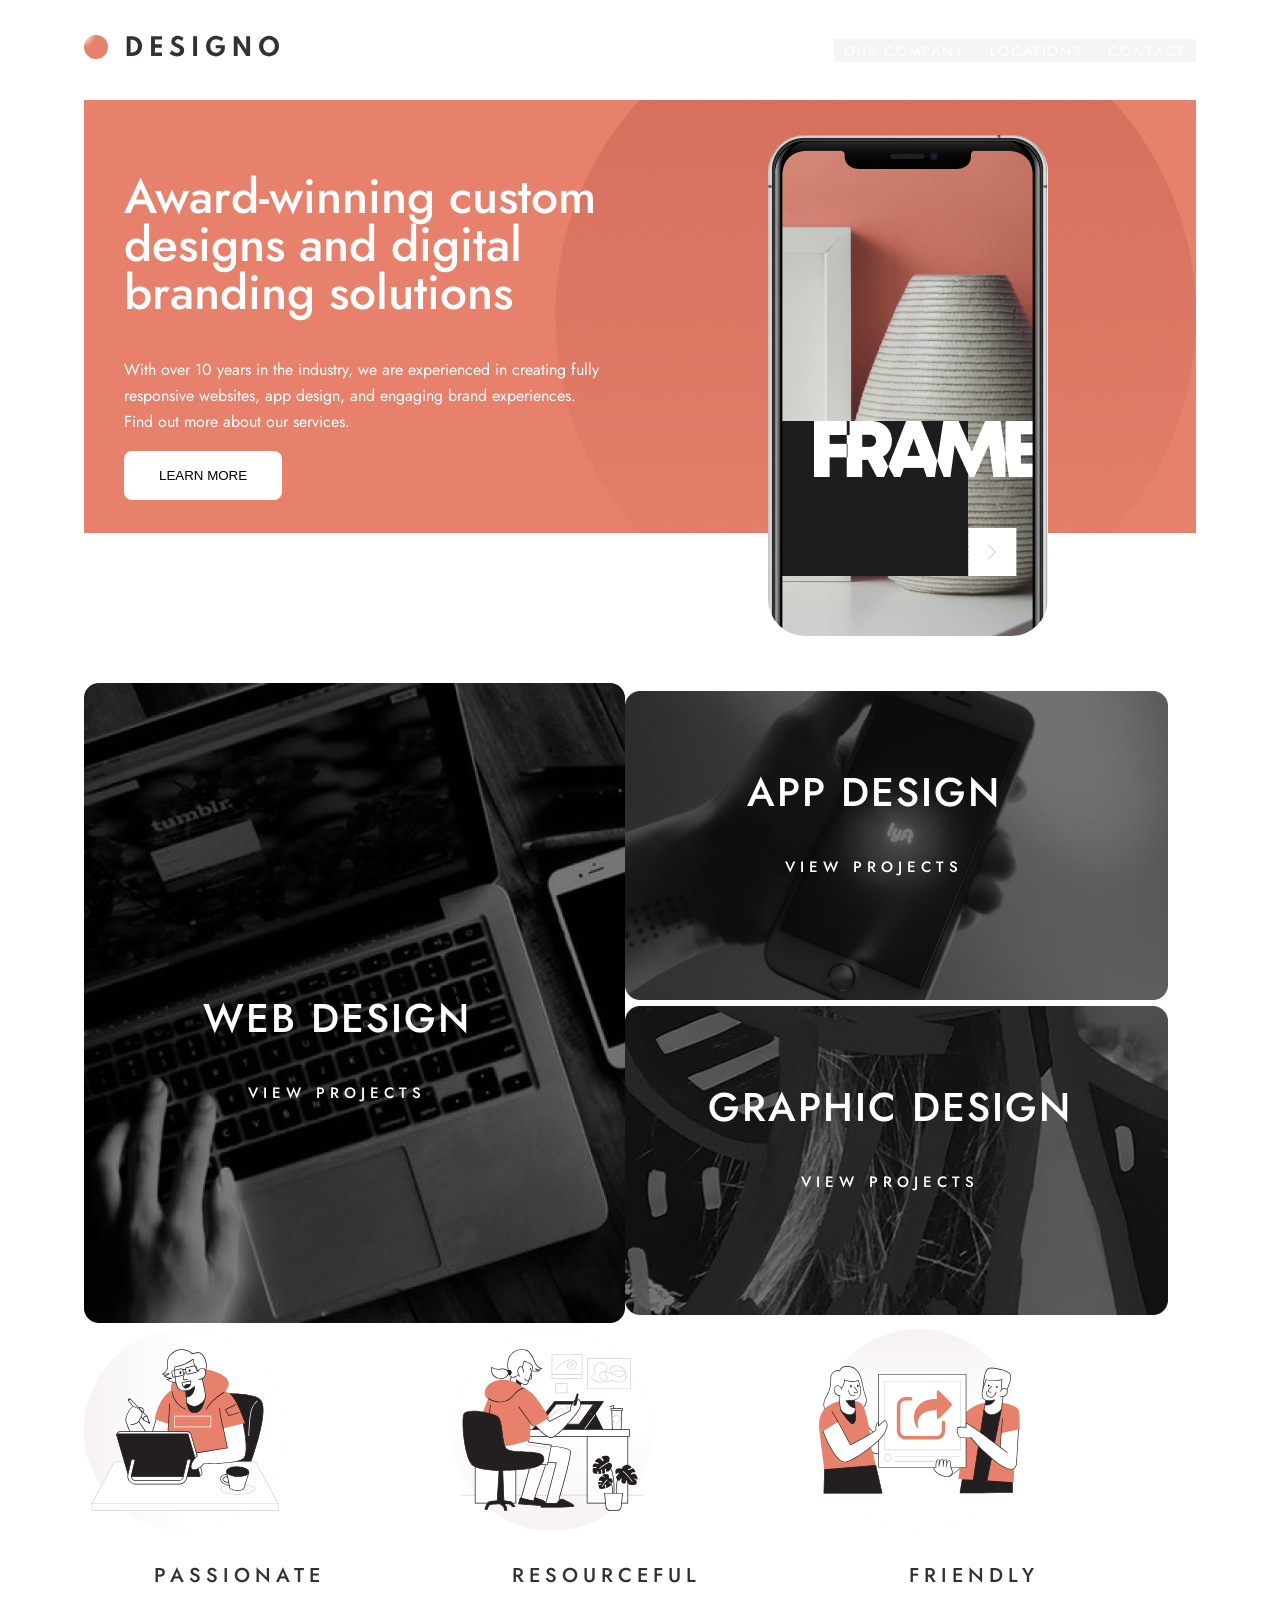
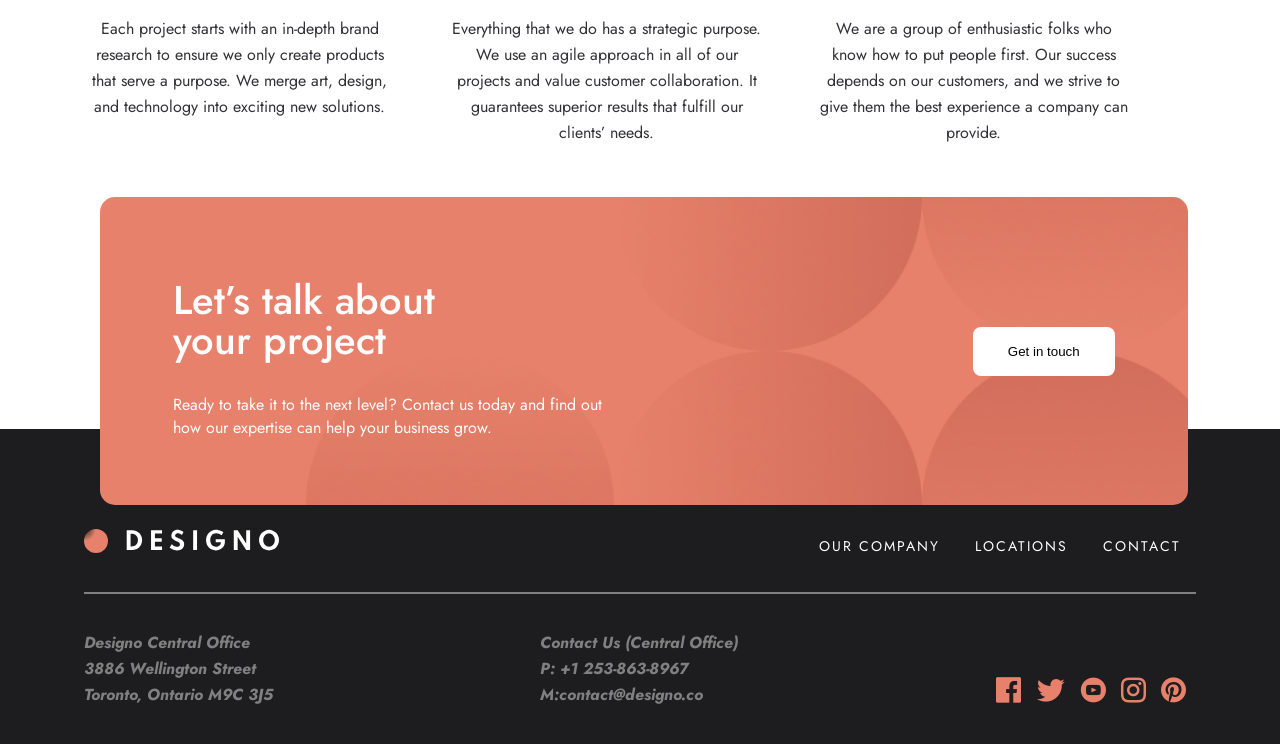
<file: index.html>
<!DOCTYPE html>
<html lang="en">

<head>
    <meta charset="UTF-8">
    <meta http-equiv="X-UA-Compatible" content="IE=edge">
    <meta name="viewport" content="width=device-width, initial-scale=1.0">
    <meta name="keywords" content="figma, frontend, web maket, desingo,web-desing ">
    <meta name="author" content="Sevinch">
    <meta name="description" content="designo maketfor young frontend devolopers ">
    <title>Desingo</title>
    <link rel="shortcut icon" href="./img/Oval.svg">
    <link rel="stylesheet" href="./css/main.css">
    <link rel="stylesheet" href="./css/responsive.css">

</head>

<body>
    <header id="mainHeader" class="main-header">
        <div class="container">
            <div class="row">
                <a href="#"> <img src="./img/Group 13.svg" alt="logo desingo"> </a>
                <button class="menu-toggle  open" onclick="openMenu()" > <img src="./img/menu.svg" alt="menu"> </button>
                <button class="menu-toggle  close" onclick="closeMenu()" > <img src="./img/close.svg" alt="menu-close"> </button>
                <nav id="mainnav" class="nav-main"   >
                    <a class="nav-main-link" href="about.html">OUR COMPANY</a>
                    <a class="nav-main-link" href="location.html">LOCATIONS</a>
                    <a class="nav-main-link" href="contact.html">CONTACT</a>
                </nav>
            </div>
        </div>

    </header>
    <section class="intro">
        <div class="container">
            <div class="intro-content">
                <div class="row">
                    <div class="intro-title">
                        <h1 class="desingo-text-title"> Award-winning custom designs and digital branding solutions</h1>
                        <p class="desingo-text-paragraf">With over 10 years in the industry, we are experienced in
                            creating fully responsive websites,
                            app
                            design, and engaging brand experiences. Find out more about our services.</p>
                        <button class="btn" type="button"> LEARN MORE </button>
                    </div>
                    <div class="intro-img">
                        <img src="./img/Group 5.jpg" alt="mobile">
                    </div>
                    <div class="intro-img-mobile">
                        <img src="./img/Group 5.jpg" alt="mobile">
                    </div>

                </div>
            </div>
        </div>
    </section>

    <article class="services">
        <div class="container">
            <div class="services-content">
                <div class="row">
                    <div class="services-column2">
                        <div class="web-content">
                            <div class="web-foto">
                                <img class="web-foto" src="./img/Bitmap (16).jpg" alt="web desinger">
                            </div>

                            <div class="helper-web-desinger-text">
                                <h3 class="desinger-title">WEB DESIGN </h3>
                                <p class="desinger-paragraf">VIEW PROJECTS</p>
                            </div>
                        </div>
                    </div>
                    <div class="services-column2">
                        <div class="app-content">
                            <div class="app-foto">
                                <img class="app-foto" src="./img/Bitmap (17).jpg" alt="App desinger">
                            </div>
                            <div class="desinger-text">
                                <h3 class="desinger-title">APP DESIGN</h3>
                                <p class="desinger-paragraf">VIEW PROJECTS</p>
                            </div>
                        </div>
                        <div class="app-content">
                            <div class="app-foto">
                                <img class="app-foto" src="./img/Bitmap (18).jpg" alt="graphic desinger">
                            </div>
                            <div class="  helper-for-des-text ">
                                <h3 class=" helper-des-title  desinger-title ">GRAPHIC DESIGN</h3>
                                <p class=" helper-des-paragraf desinger-paragraf ">VIEW PROJECTS</p>
                            </div>
                        </div>
                    </div>

                </div>
            </div>
        </div>

    </article>
    <article class="features">
        <div class="container">
            <div class="features-content">
                <div class="row">
                    <div class="features-col3">
                        <img src="./img/Group 23 (1).svg" alt="desing">
                        <div class="features-text">
                            <h4 class="features-title">PASSIONATE</h4>
                            <p class="features-paragrah">Each project starts with an in-depth brand research to ensure
                                we
                                only create products
                                that serve a purpose. We merge art, design, and technology into exciting new solutions.
                            </p>
                        </div>
                    </div>
                    <div class="features-col3">
                        <img src="./img/Group 22.svg" alt="desing">
                        <div class="features-text">
                            <h4 class="features-title">RESOURCEFUL</h4>
                            <p class="features-paragrah">Everything that we do has a strategic purpose. We use an agile
                                approach in all of our projects and value customer collaboration. It guarantees superior
                                results that fulfill our clients’ needs.</p>
                        </div>
                    </div>
                    <div class="features-col3">
                        <img src="./img/Group 21 (1).svg" alt="desing">
                        <div class="features-text">
                            <h4 class="features-title">FRIENDLY</h4>
                            <p class="features-paragrah">We are a group of enthusiastic folks who know how to put people
                                first. Our success depends on our customers, and we strive to give them the best
                                experience
                                a company can provide.</p>
                        </div>
                    </div>
                </div>
            </div>
        </div>

    </article>
    <section class="big-footer">

        <article class="get-in">

            <div class="container">
                <div class="get-in-content">
                    <div class="row">

                        <div class="get-in-text">

                            <h2 class="get-in-title">Let’s talk about your project</h2>
                            <p class=" get-paragrah features-paragraf  ">Ready to take it to the next level? Contact us
                                today and find out
                                how our expertise can help
                                your business grow. </p>
                        </div>
                        <div class="get-btn" >
                            <button class="btn " type="button">Get in touch</button>
                        </div>


                    </div>
                </div>
            </div>
        </article>
        <footer class="footer">
            <div class="container">
                <div class="footer-content">
                    <div class="row">
                        <div class="logo-footer">
                            <a href="#"> <img src="./img/Group 13 (1).svg" alt="logo"></a>
                        </div>
                        <div class="designo-links">
                            <a class="foot-link" href="about.html">OUR COMPANY</a>
                            <a class="foot-link" href="location.html">LOCATIONS</a>
                            <a class="foot-link" href="contact.html">CONTACT</a>

                        </div>
                    </div>
                </div>

                <address class="desingo-contacts">
                    <div class="row">

                        <address class="desingo-adress">
                            <p class="desingo-span"> Designo Central Office 3886 Wellington Street Toronto, Ontario M9C
                                3J5</p>
                        </address>

                        <address class="desingo-adress">
                            <p class="desingo-span"> Contact Us (Central Office) P:<a class="desingo-span"
                                    href="tel:+12538638967"> +1 253-863-8967</a>
                                <a class="desingo-span" href="mailto:contact@designo.co"> M:contact@designo.co </a>
                            </p>
                        </address>
                        <div class="footer-icons">
                            <a target="_blank" href="https://www.facebook.com"> <i class="icon-facebook"></i> </a>
                            <a target="_blank" href="https://publish.twitter.com"> <i class="icon-twitter"></i> </a>
                            <a target="_blank" href="https://youtube.com"> <i class="icon-youtube"></i> </a>
                            <a target="_blank" href="https://instagram.com"> <i class="icon-instagram"></i> </a>
                            <a target="_blank" href="https://pinterest.com"> <i class="icon-pinterest"></i> </a>
                        </div>

                    </div>
                </address>
            </div>

        </footer>
    </section>
    <script>
        const menu = document.getElementById('mainnav');
        const header = document.getElementById('mainHeader');

        function openMenu() {
            menu.style.display = 'block';
            header.classList = 'main-header on';
        }

        function closeMenu() {
            menu.style.display = 'none';
            header.classList = 'main-header';
        }
    </script>



</body>

</html>
</file>
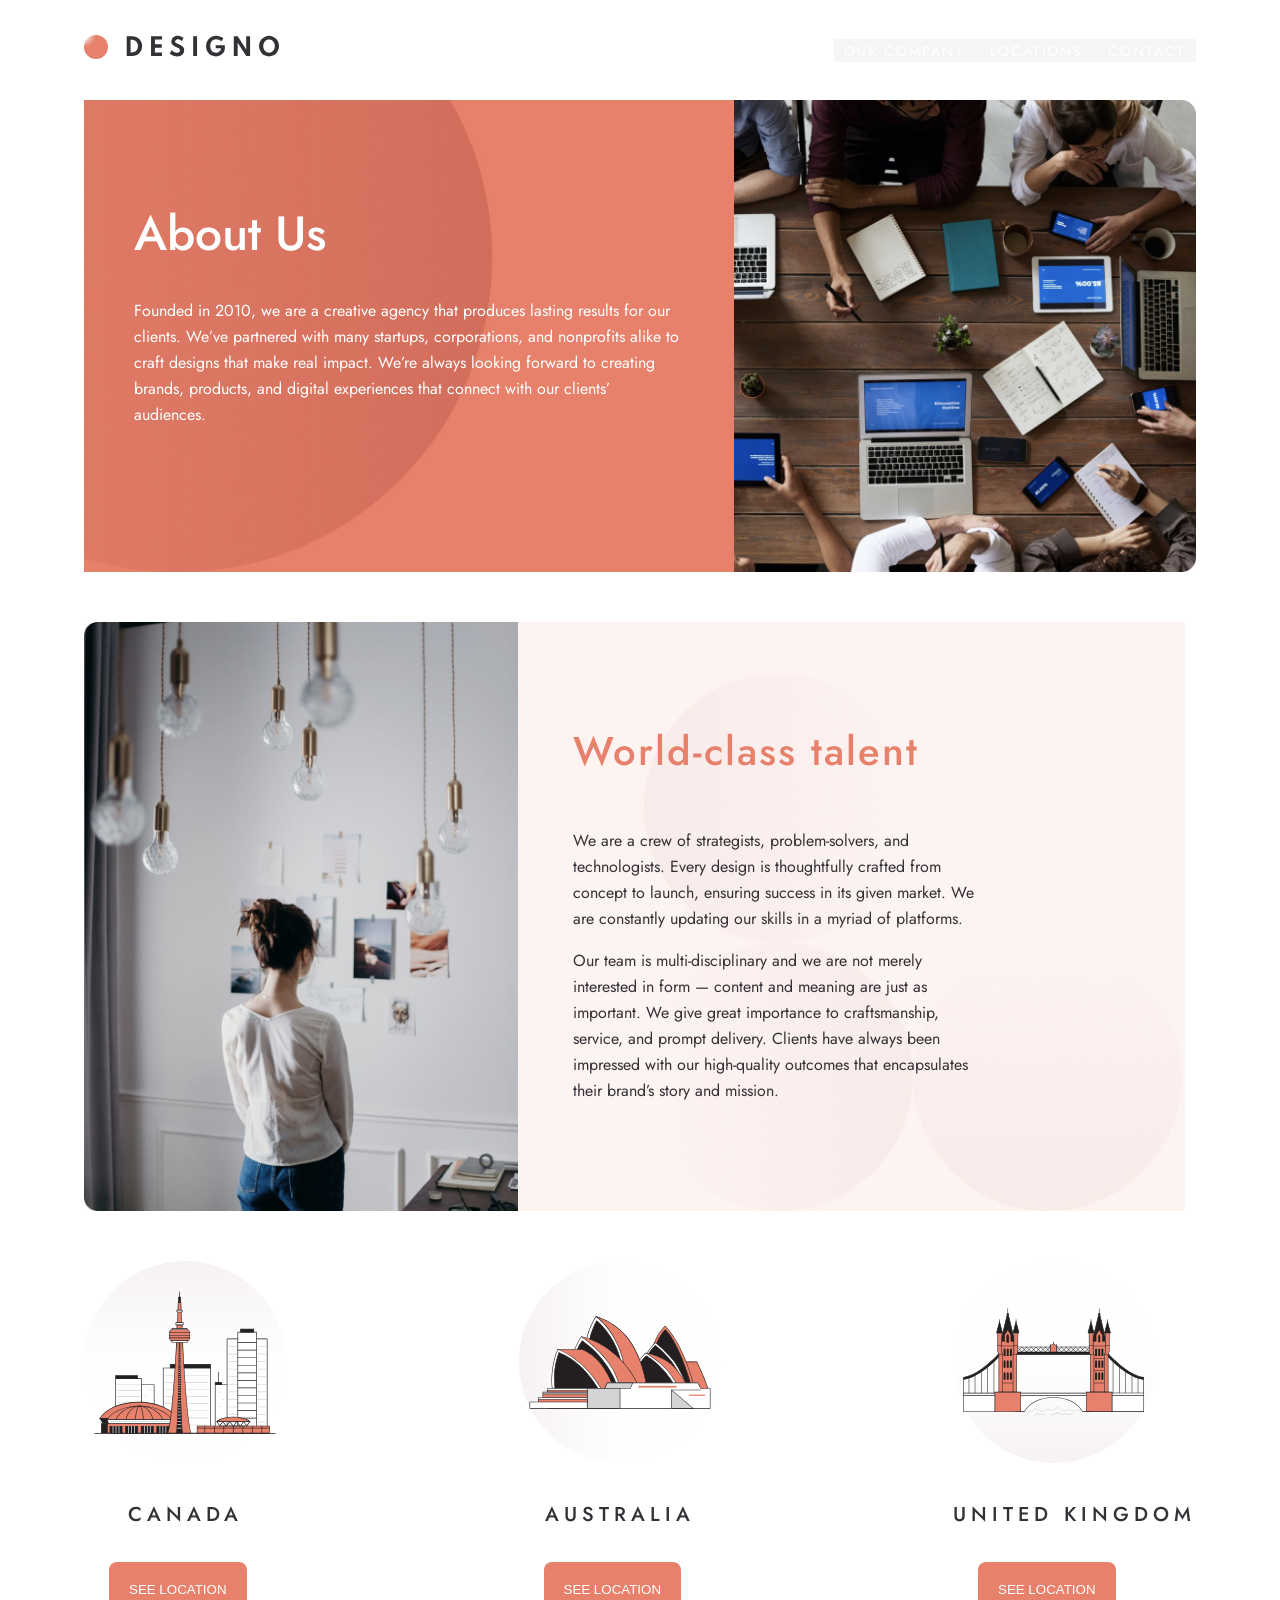
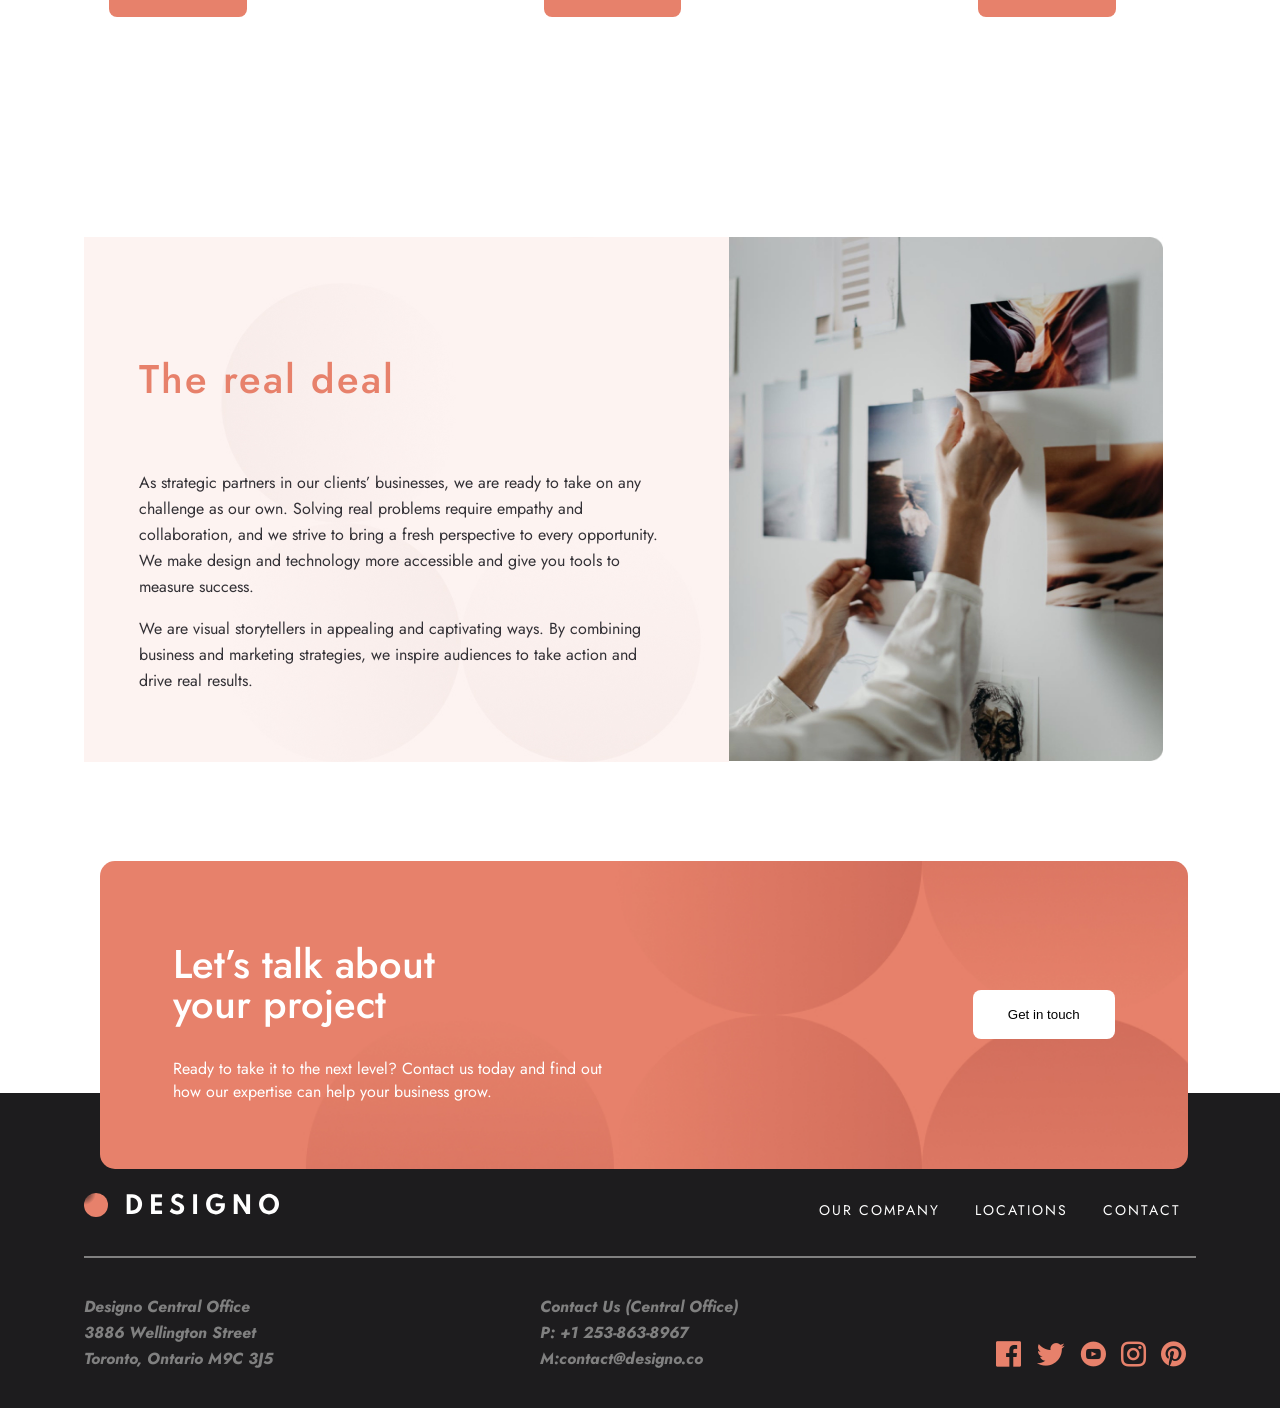
<file: about.html>
<!DOCTYPE html>
<html lang="en">

<head>
    <meta charset="UTF-8">
    <meta http-equiv="X-UA-Compatible" content="IE=edge">
    <meta name="viewport" content="width=device-width, initial-scale=1.0">
    <meta name="description" content="designo maketfor young frontend devolopers ">
    <title>Desingo Company</title>
    <link rel="shortcut icon" href="./img/Oval.svg">
    <link rel="stylesheet" href="./css/main.css">
    <link rel="stylesheet" href="./css/responsive.css">

</head>

<body>
    <header id="mainHeader" class="main-header">
        <div class="container">
            <div class="row">
                <a href="#"> <img src="./img/Group 13.svg" alt="logo desingo"> </a>
                <button class="menu-toggle  open" onclick="openMenu()" > <img src="./img/menu.svg" alt="menu"> </button>
                <button class="menu-toggle  close" onclick="closeMenu()" > <img src="./img/close.svg" alt="menu-close"> </button>
                <nav  id="mainnav"  class="nav-main">
                    <a class="nav-main-link" href="about.html">OUR COMPANY</a>
                    <a class="nav-main-link" href="location.html">LOCATIONS</a>
                    <a class="nav-main-link" href="contact.html">CONTACT</a>
                </nav>
            </div>
        </div>

    </header>
    <article class="about">
        <div class="container">
            <div class="about-content">
                <div class="row">
                    <div class="about-text">
                        <h2 class="desingo-text-title">About Us</h2>
                        <p class="desingo-text-paragraf">Founded in 2010, we are a creative agency that produces lasting
                            results for our clients. We’ve
                            partnered with many startups, corporations, and nonprofits alike to craft designs that make
                            real
                            impact. We’re always looking forward to creating brands, products, and digital experiences
                            that
                            connect with our clients’ audiences.</p>
                    </div>
                    <div class="about-img">
                        <img src="./img/Group 3.jpg" alt="work timme">
                    </div>
                </div>
            </div>
        </div>
    </article>

    <article class=" about-article world-class">
        <div class="container">
            <div class="world-content">
                <div class="row">
                    <div class="world-class-img">
                        <img src="./img/about2.jpg" alt="girl">
                    </div>
                    <div class="world-class-text">
                        <div class="world-text">
                            <h4 class="desinger-title world-title">World-class talent </h4>
                            <p class="features-paragrah helper-aboutp"> We are a crew of strategists, problem-solvers,
                                and
                                technologists. Every design is
                                thoughtfully crafted from concept to launch, ensuring success in its given market. We
                                are
                                constantly updating our skills in a myriad of platforms.</p>

                            <p class="features-paragrah helper-aboutp ">Our team is multi-disciplinary and we are not
                                merely interested
                                in form — content and
                                meaning are just as important. We give great importance to craftsmanship, service, and
                                prompt delivery. Clients have always been impressed with our high-quality outcomes that
                                encapsulates their brand’s story and mission.</p>
                        </div>
                    </div>
                </div>

            </div>
        </div>

    </article>
    <article class="countries">
        <div class="container">
            <div class="row">
                <div class="countries-column3">
                    <img src="./img/Group 10.svg" alt="canada">
                    <h5 class="features-title">CANADA</h5>
                    <button class="country-btn">SEE LOCATION</button>
                </div>
                <div class="countries-column3">
                    <img src="./img/Group 15.svg" alt="australia">
                    <h5 class="features-title">AUSTRALIA</h5>
                    <button class="country-btn">SEE LOCATION</button>
                </div>
                <div class="countries-column3">
                    <img src="./img/Group 17.svg" alt="london most">
                    <h5 class="features-title">UNITED KINGDOM</h5>
                    <button class="country-btn">SEE LOCATION</button>
                </div>
            </div>
        </div>

    </article>
    <article class="about-article deal">
        <div class="container">
            <div class="deal-content">
                <div class="row">
                    <div class="column-deal">
                        <div class="world-class-text deal-text">
                            <h5 class="desinger-title world-title"> The real deal </h5>
                            <p class="features-paragrah helper-aboutp ">As strategic partners in our clients’
                                businesses, we are ready
                                to take on any challenge
                                as our own. Solving real problems require empathy and collaboration, and we strive to
                                bring a fresh perspective to every opportunity. We make design and technology more
                                accessible and give you tools to measure success.</p>

                            <p class="features-paragrah helper-aboutp ">We are visual storytellers in appealing and
                                captivating ways.
                                By combining business and
                                marketing strategies, we inspire audiences to take action and drive real results.</p>
                        </div>
                    </div>

                    <div class="deal-column-img">
                        <img src="./img/Group 3 Copy.jpg" alt="places">
                    </div>
                </div>
            </div>
        </div>

    </article>
    <section class="big-footer">

        <article class="get-in">
            <div class="container">
                <div class="get-in-content">
                    <div class="row">
                        <div class="get-in-text">
                            <h2 class="get-in-title">Let’s talk about your project</h2>
                            <p class=" get-paragrah features-paragraf  ">Ready to take it to the next level? Contact us
                                today and find out how our expertise can help
                                your business grow. </p>
                        </div>
                        <div class="get-btn">
                            <button class="btn" type="button">Get in touch</button>
                        </div>
                    </div>
                </div>
            </div>
        </article>

        <footer class="footer">
            <div class="container">
                <div class="footer-content">
                    <div class="row">
                        <div class="logo-footer">
                            <a href="index.html"> <img src="./img/Group 13 (1).svg" alt="logo"></a>
                        </div>
                        <div class="designo-links">
                            <a class="foot-link" href="about.html">OUR COMPANY</a>
                            <a class="foot-link" href="location.html">LOCATIONS</a>
                            <a class="foot-link" href="contact.html">CONTACT</a>

                        </div>
                    </div>
                </div>

                <address class="desingo-contacts">
                    <div class="row">
                        <address class="desingo-adress">
                            <p class="desingo-span"> Designo Central Office 3886 Wellington Street Toronto, Ontario M9C
                                3J5</p>
                        </address>

                        <address class="desingo-adress">
                            <p class="desingo-span"> Contact Us (Central Office) P:<a class="desingo-span"
                                    href="tel:+12538638967"> +1 253-863-8967</a>
                                <a class="desingo-span" href="mailto:contact@designo.co"> M:contact@designo.co </a>
                            </p>
                        </address>
                        <div class="footer-icons">
                            <a target="_blank" href="https://www.facebook.com"> <i class="icon-facebook"></i> </a>
                            <a target="_blank" href="https://publish.twitter.com"><i class="icon-twitter"></i> </a>
                            <a target="_blank" href="https://youtube.com"> <i class="icon-youtube"></i> </a>
                            <a target="_blank" href="https://instagram.com"><i class="icon-instagram"></i> </a>
                            <a target="_blank" href="https://pinterest.com"><i class="icon-pinterest"></i> </a>
                        </div>

                    </div>
                </address>
            </div>

        </footer>
    </section>
    <script>
        const menu = document.getElementById('mainnav');
        const header = document.getElementById('mainHeader');

        function openMenu() {
            menu.style.display = 'block';
            header.classList = 'main-header on';
        }

        function closeMenu() {
            menu.style.display = 'none';
            header.classList = 'main-header';
        }
    </script>

</body>

</html>
</file>
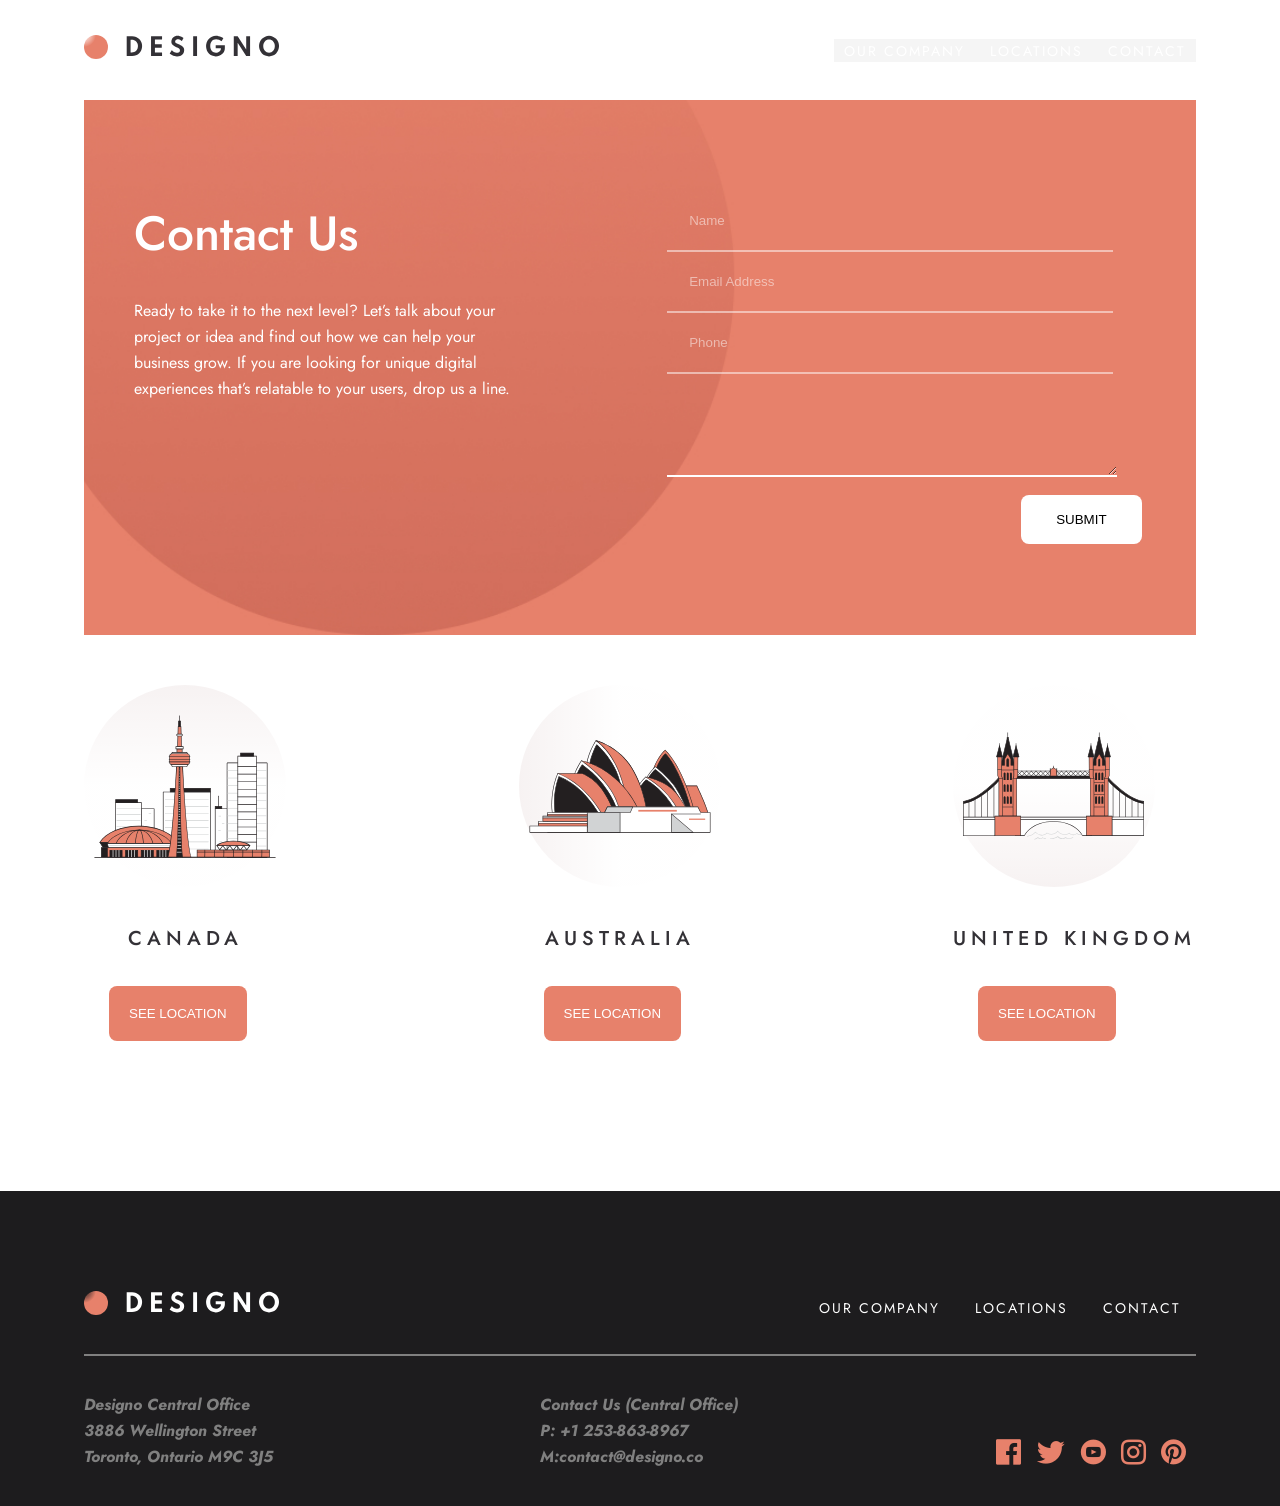
<file: contact.html>
<!DOCTYPE html>
<html lang="en">

<head>
    <meta charset="UTF-8">
    <meta http-equiv="X-UA-Compatible" content="IE=edge">
    <meta name="viewport" content="width=device-width, initial-scale=1.0">
    <meta name="description" content="designo maketfor young frontend devolopers ">
    <title>Desingo Contact</title>
    <link rel="shortcut icon" href="./img/Oval.svg">
    <link rel="stylesheet" href="./css/main.css">
    <link rel="stylesheet" href="./css/responsive.css">
</head>

<body>
    <header id="mainHeader" class="main-header">
        <div class="container">
            <div class="row">
                <a href="#"> <img src="./img/Group 13.svg" alt="logo desingo"> </a>
                <button class="menu-toggle  open" onclick="openMenu()" > <img src="./img/menu.svg" alt="menu"> </button>
                <button class="menu-toggle  close" onclick="closeMenu()" > <img src="./img/close.svg" alt="menu-close"> </button>
                <nav id="mainnav" class="nav-main">
                    <a class="nav-main-link" href="about.html">OUR COMPANY</a>
                    <a class="nav-main-link" href="location.html">LOCATIONS</a>
                    <a class="nav-main-link" href="contact.html">CONTACT</a>
                </nav>
            </div>
        </div>

    </header>

    <section class="contact">
        <div class="container">
            <div class="contact-connet">
                <div class="row">
                    <div class="contact-text">
                        <h2 class="desingo-text-title" >Contact Us</h2>
                        <p class="desingo-text-paragraf" >Ready to take it to the next level? Let’s talk about your project or idea and find out how we
                            can help your business grow. If you are looking for unique digital experiences that’s
                            relatable to your users, drop us a line.</p>
                    </div>
                    <form class="contact-form" action="" method="get">
                        <input class="input"  type="text" name="firstname" style="color:white; opacity: 0.5 " value="Name" >
                        <input class="input" type="email" name="email" id="email" style="color:white ;opacity: 0.5; "   value="Email Address" >
                        <input class="input" type="tel" name="phone" id="phone" style="color:white; opacity: 0.5 "  value="Phone" >
                        <textarea  class="input textarea "  name="text" id="text" placeholder="Your Message"> </textarea>
                        <button type="submit" class="btn form-btn" >SUBMIT</button> 
                    </form>
                </div>
            </div>
        </div>

    </section>

    <article class="countries">
        <div class="container">
            <div class="row">
                <div class="countries-column3">
                    <img src="./img/Group 10.svg" alt="canada">
                    <h5 class="features-title">CANADA</h5>
                    <button class="country-btn">SEE LOCATION</button>
                </div>
                <div class="countries-column3">
                    <img src="./img/Group 15.svg" alt="australia">
                    <h5 class="features-title">AUSTRALIA</h5>
                    <button class="country-btn">SEE LOCATION</button>
                </div>
                <div class="countries-column3">
                    <img src="./img/Group 17.svg" alt="london most">
                    <h5 class="features-title">UNITED KINGDOM</h5>
                    <button class="country-btn">SEE LOCATION</button>
                </div>
            </div>
        </div>

    </article>

    <footer class="footer">
        <div class="container">
            <div class="footer-content">
                <div class="row">
                    <div class="logo-footer">
                        <a href="index.html"> <img src="./img/Group 13 (1).svg" alt="logo"></a>
                    </div>
                    <div class="designo-links">
                        <a class="foot-link" href="about.html">OUR COMPANY</a>
                        <a class="foot-link" href="location.html">LOCATIONS</a>
                        <a class="foot-link" href="contact.html">CONTACT</a>

                    </div>
                </div>
            </div>

            <address class="desingo-contacts">
                <div class="row">

                    <address class="desingo-adress">
                        <p class="desingo-span" > Designo Central Office 3886 Wellington Street Toronto, Ontario M9C 3J5</p>
                    </address>

                    <address class="desingo-adress">
                        <p class="desingo-span" > Contact Us (Central Office) P:<a class="desingo-span" href="tel:+12538638967"> +1 253-863-8967</a>   
                          <a class="desingo-span" href="mailto:contact@designo.co"> M:contact@designo.co </a>   </p>  
                    </address>
                    <div class="footer-icons">
                        <a target="_blank" href="https://www.facebook.com"> <i class="icon-facebook"></i> </a>
                        <a target="_blank" href="https://publish.twitter.com"> <i class="icon-twitter"></i> </a>
                        <a target="_blank" href="https://youtube.com"> <i class="icon-youtube"></i> </a>
                        <a target="_blank" href="https://instagram.com"> <i class="icon-instagram"></i> </a>
                        <a target="_blank" href="https://pinterest.com"> <i class="icon-pinterest"></i> </a>
                    </div>

                </div>
            </address>
        </div>

    </footer>
    <script>
        const menu = document.getElementById('mainnav');
        const header = document.getElementById('mainHeader');

        function openMenu() {
            menu.style.display = 'block';
            header.classList = 'main-header on';
        }

        function closeMenu() {
            menu.style.display = 'none';
            header.classList = 'main-header';
        }
    </script>
</body>

</html>
</file>
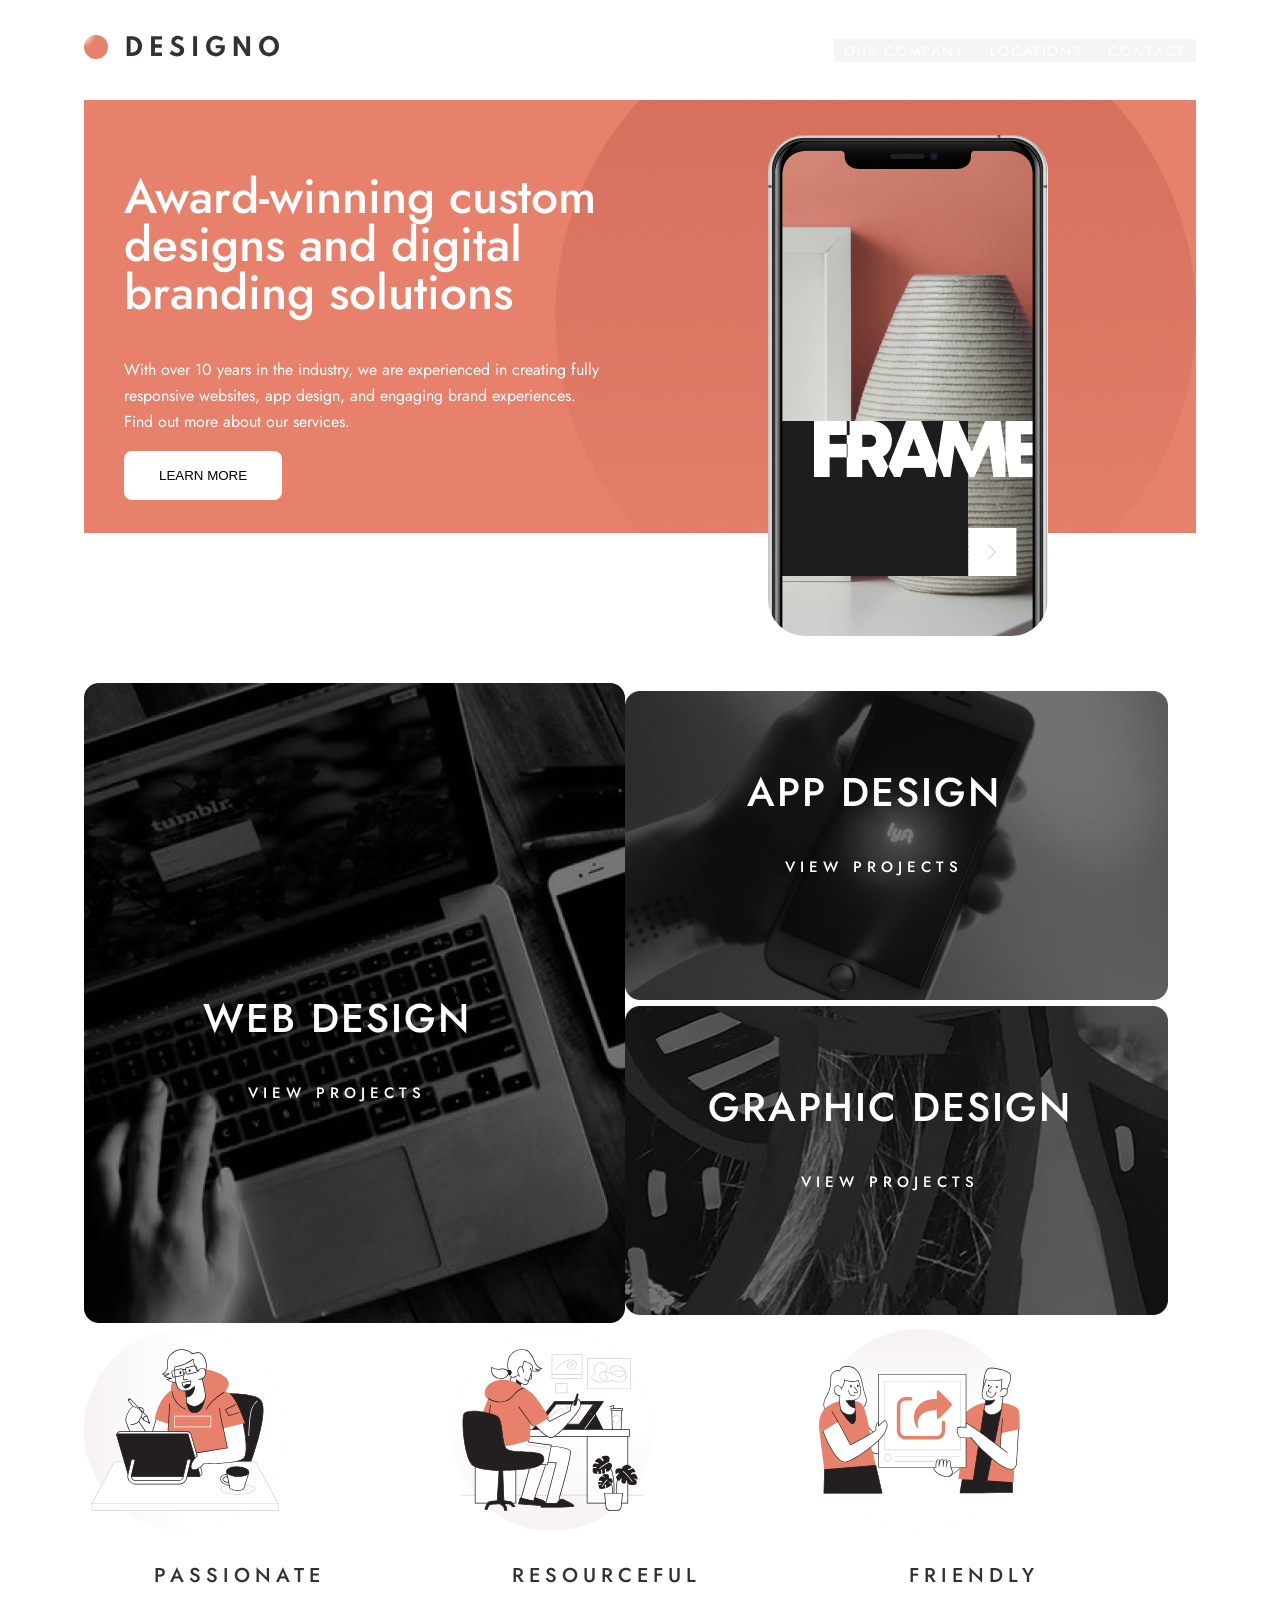
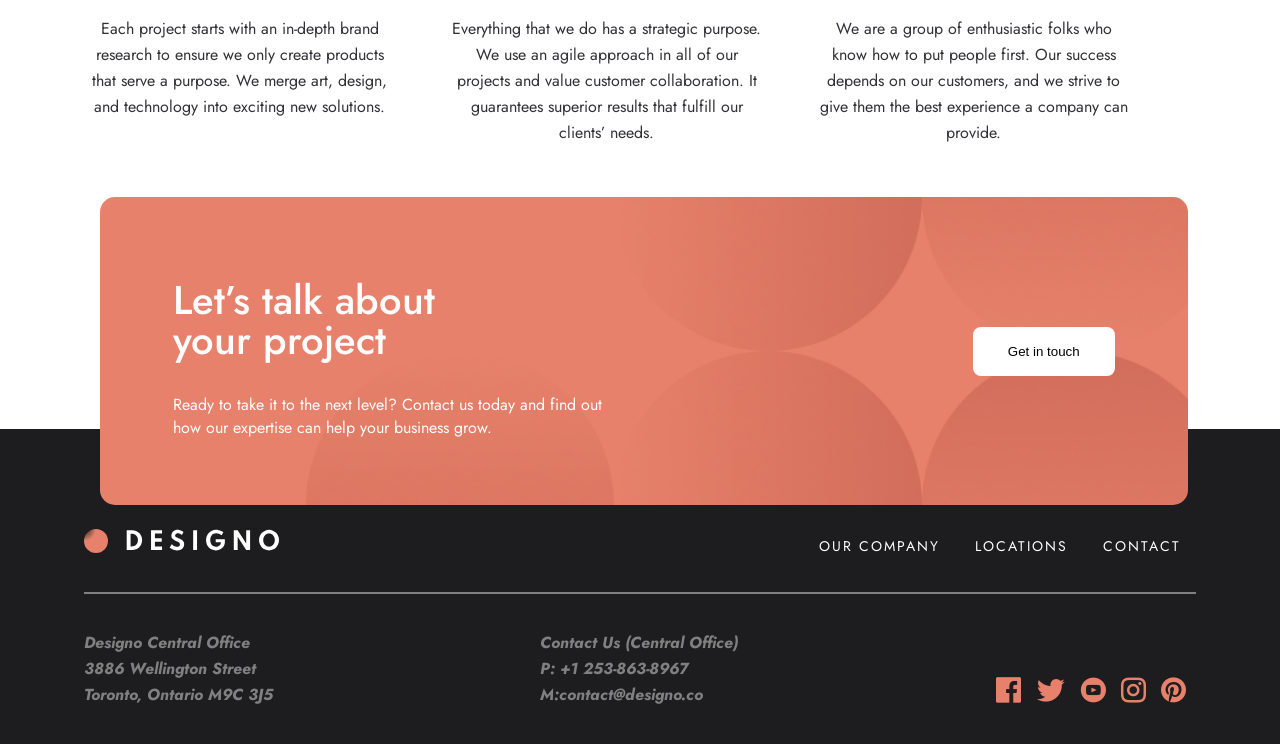
<file: index-main.html>
<!DOCTYPE html>
<html lang="en">

<head>
    <meta charset="UTF-8">
    <meta http-equiv="X-UA-Compatible" content="IE=edge">
    <meta name="viewport" content="width=device-width, initial-scale=1.0">
    <meta name="description" content="designo maketfor young frontend devolopers ">
    <title>Desingo</title>
    <link rel="shortcut icon" href="./img/Oval.svg">
    <link rel="stylesheet" href="./css/main.css">

</head>

<body>
    <header class="main-header">
        <div class="container">
            <div class="row">
                <a href="#"> <img src="./img/Group 13.svg" alt="logo desingo"> </a>
                <nav class="nav-main">
                    <a class="nav-main-link" href="about.html">OUR COMPANY</a>
                    <a class="nav-main-link" href="location.html">LOCATIONS</a>
                    <a class="nav-main-link" href="contact.html">CONTACT</a>
                </nav>
            </div>
        </div>

    </header>
    <section class="intro">
        <div class="container">
            <div class="intro-content">
                <div class="row">
                    <div class="intro-title">
                        <h1 class="desingo-text-title"> Award-winning custom designs and digital branding solutions</h1>
                        <p class="desingo-text-paragraf">With over 10 years in the industry, we are experienced in
                            creating fully responsive websites,
                            app
                            design, and engaging brand experiences. Find out more about our services.</p>
                        <button class="btn" type="button"> LEARN MORE </button>
                    </div>
                    <div class="intro-img">
                        <img src="./img/Group 5.jpg" alt="mobile">
                    </div>

                </div>
            </div>
        </div>
    </section>

    <article class="services">
        <div class="container">
            <div class="services-content">
                <div class="row">
                    <div class="services-column2">
                        <div class="web-content">
                            <div class="web-foto">
                                <img class="web-foto" src="./img/Bitmap (16).jpg" alt="web desinger">
                            </div>

                            <div class="helper-web-desinger-text">
                                <h3 class="desinger-title">WEB DESIGN </h3>
                                <p class="desinger-paragraf">VIEW PROJECTS</p>
                            </div>
                        </div>
                    </div>
                    <div class="services-column2">
                        <div class="app-content">
                            <div class="app-foto" >
                                <img class="app-foto" src="./img/Bitmap (17).jpg" alt="App desinger">
                            </div>
                            <div class="desinger-text">
                                <h3 class="desinger-title">APP DESIGN</h3>
                                <p class="desinger-paragraf">VIEW PROJECTS</p>
                            </div>
                        </div>
                        <div class="app-content">
                            <div class="app-foto" >
                                <img class="app-foto" src="./img/Bitmap (18).jpg" alt="graphic desinger">
                            </div>
                            <div class="  helper-for-des-text ">
                                <h3 class=" helper-des-title  desinger-title ">GRAPHIC DESIGN</h3>
                                <p class=" helper-des-paragraf desinger-paragraf ">VIEW PROJECTS</p>
                            </div>
                        </div>
                    </div>

                </div>
            </div>
        </div>

    </article>
    <article class="features">
        <div class="container">
            <div class="features-content">
                <div class="row">
                    <div class="features-col3">
                        <img src="./img/Group 23 (1).svg" alt="desing">
                        <div class="features-text">
                            <h4 class="features-title">PASSIONATE</h4>
                            <p class="features-paragrah">Each project starts with an in-depth brand research to ensure
                                we
                                only create products
                                that serve a purpose. We merge art, design, and technology into exciting new solutions.
                            </p>
                        </div>
                    </div>
                    <div class="features-col3">
                        <img src="./img/Group 22.svg" alt="desing">
                        <div class="features-text">
                            <h4 class="features-title">RESOURCEFUL</h4>
                            <p class="features-paragrah">Everything that we do has a strategic purpose. We use an agile
                                approach in all of our projects and value customer collaboration. It guarantees superior
                                results that fulfill our clients’ needs.</p>
                        </div>
                    </div>
                    <div class="features-col3">
                        <img src="./img/Group 21 (1).svg" alt="desing">
                        <div class="features-text">
                            <h4 class="features-title">FRIENDLY</h4>
                            <p class="features-paragrah">We are a group of enthusiastic folks who know how to put people
                                first. Our success depends on our customers, and we strive to give them the best
                                experience
                                a company can provide.</p>
                        </div>
                    </div>
                </div>
            </div>
        </div>

    </article>
    <section class="big-footer">

        <article class="get-in">

            <div class="container">
                <div class="get-in-content">
                    <div class="row">

                        <div class="get-in-text">

                            <h2 class="get-in-title">Let’s talk about your project</h2>
                            <p class=" get-paragrah features-paragraf  ">Ready to take it to the next level? Contact us
                                today and find out
                                how our expertise can help
                                your business grow. </p>
                        </div>
                        <button class="btn " type="button">Get in touch</button>



                    </div>
                </div>
            </div>
        </article>
        <footer class="footer">
            <div class="container">
                <div class="footer-content">
                    <div class="row">
                        <div class="logo-footer">
                            <a href="#"> <img src="./img/Group 13 (1).svg" alt="logo"></a>
                        </div>
                        <div class="designo-links">
                            <a class="foot-link" href="about.html">OUR COMPANY</a>
                            <a class="foot-link" href="location.html">LOCATIONS</a>
                            <a class="foot-link" href="contact.html">CONTACT</a>

                        </div>
                    </div>
                </div>

                <address class="desingo-contacts">
                    <div class="row">

                        <address class="desingo-adress">
                            <p class="desingo-span"> Designo Central Office 3886 Wellington Street Toronto, Ontario M9C
                                3J5</p>
                        </address>

                        <address class="desingo-adress">
                            <p class="desingo-span"> Contact Us (Central Office) P:<a class="desingo-span"
                                    href="tel:+12538638967"> +1 253-863-8967</a>
                                <a class="desingo-span" href="mailto:contact@designo.co"> M:contact@designo.co </a>
                            </p>
                        </address>
                        <div class="footer-icons">
                            <a target="_blank" href="https://www.facebook.com"> <i class="icon-facebook"></i> </a>
                            <a target="_blank" href="https://publish.twitter.com"> <i class="icon-twitter"></i> </a>
                            <a target="_blank" href="https://youtube.com"> <i class="icon-youtube"></i> </a>
                            <a target="_blank" href="https://instagram.com"> <i class="icon-instagram"></i> </a>
                            <a target="_blank" href="https://pinterest.com"> <i class="icon-pinterest"></i> </a>
                        </div>

                    </div>
                </address>
            </div>

        </footer>
    </section>



</body>

</html>
</file>
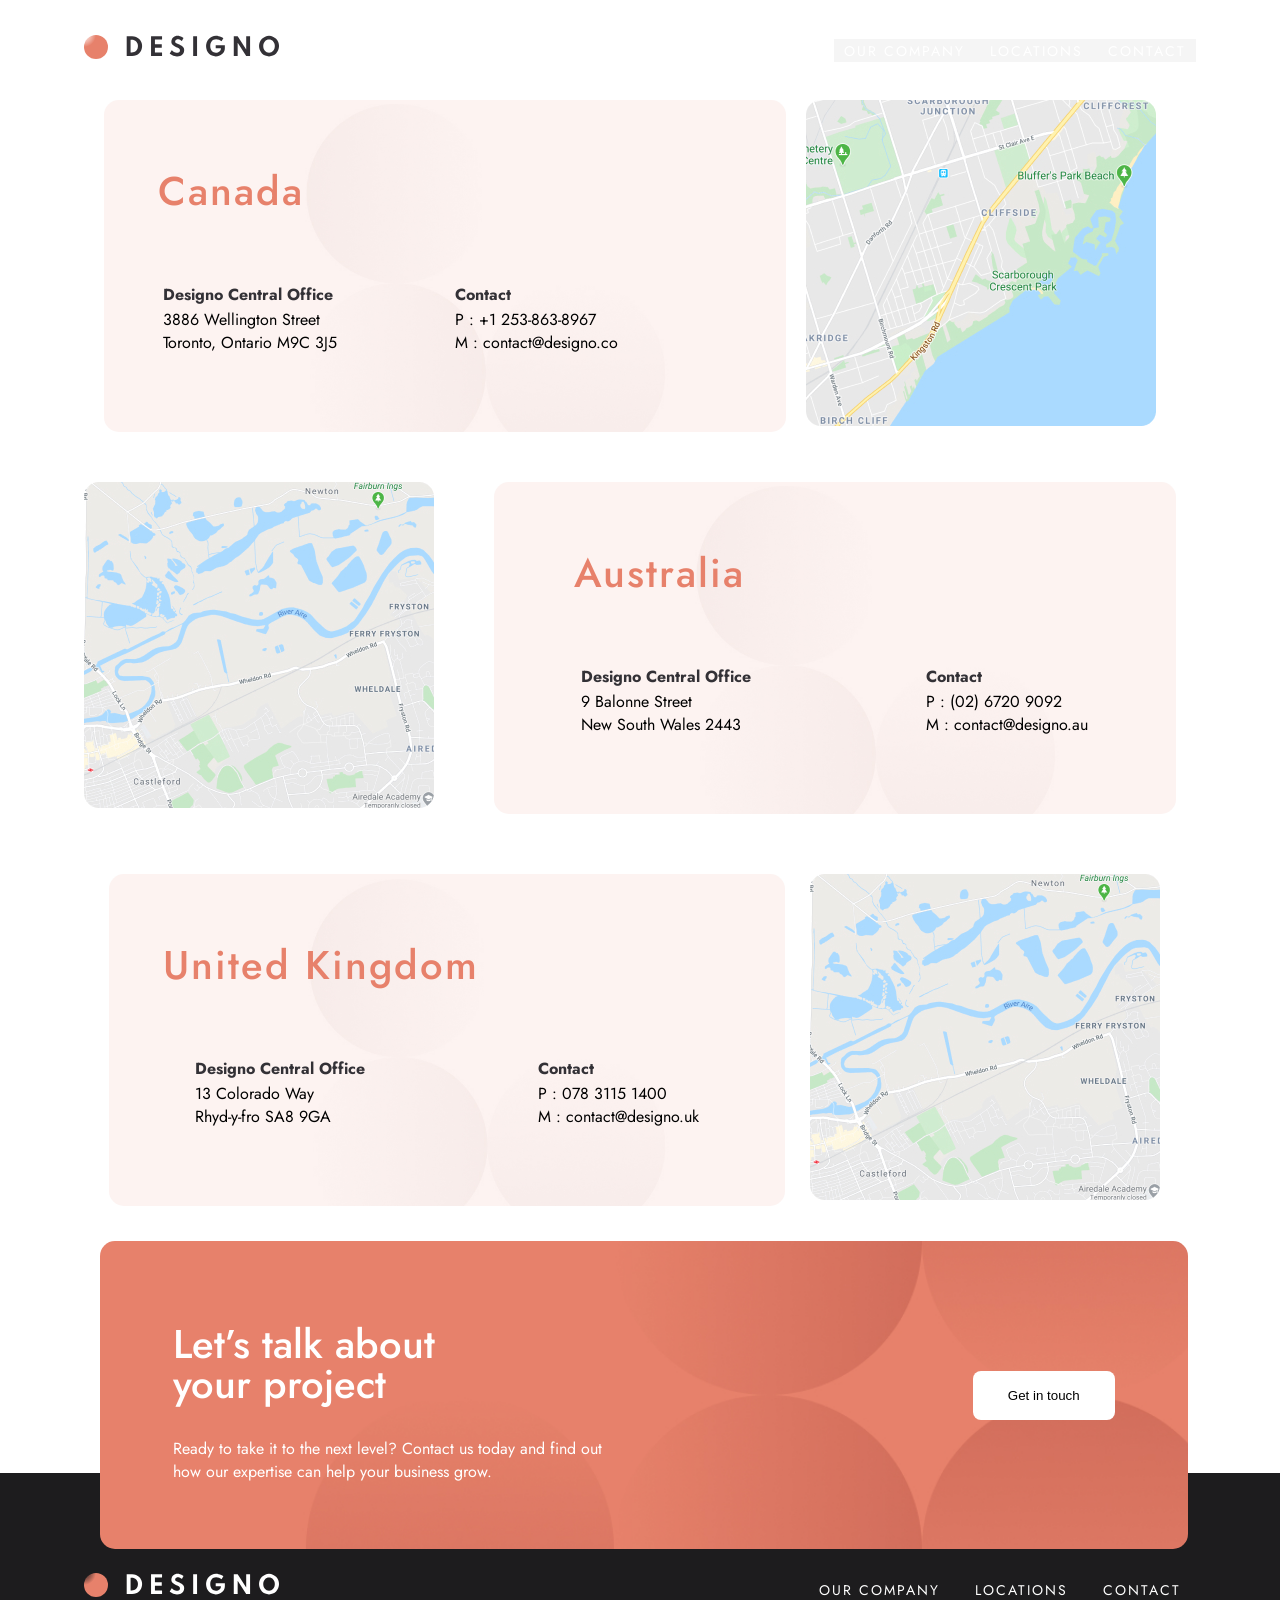
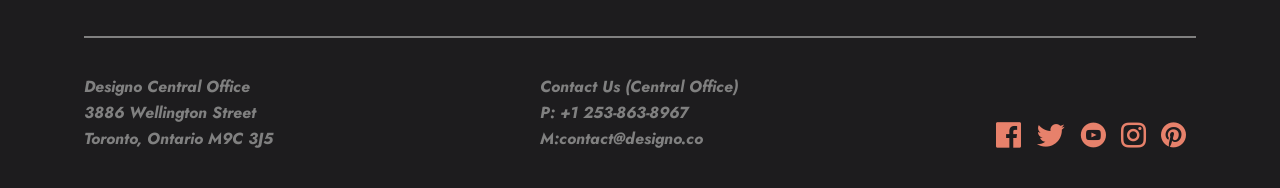
<file: location.html>
<!DOCTYPE html>
<html lang="en">

<head>
    <meta charset="UTF-8">
    <meta http-equiv="X-UA-Compatible" content="IE=edge">
    <meta name="viewport" content="width=device-width, initial-scale=1.0">
    <meta name="description" content="designo maketfor young frontend devolopers ">
    <title>Desingo Location</title>
    <link rel="shortcut icon" href="./img/Oval.svg">
    <link rel="stylesheet" href="./css/main.css">
    <link rel="stylesheet" href="./css/responsive.css">
</head>

<body>
    <header id="mainHeader" class="main-header">
        <div class="container">
            <div class="row">
                <a href="#"> <img src="./img/Group 13.svg" alt="logo desingo"> </a>
                <button class="menu-toggle  open" onclick="openMenu()" > <img src="./img/menu.svg" alt="menu"> </button>
                <button class="menu-toggle  close" onclick="closeMenu()" > <img src="./img/close.svg" alt="menu-close"> </button>
                <nav id="mainnav" class="nav-main">
                    <a class="nav-main-link" href="about.html">OUR COMPANY</a>
                    <a class="nav-main-link" href="location.html">LOCATIONS</a>
                    <a class="nav-main-link" href="contact.html">CONTACT</a>
                </nav>
            </div>
        </div>

    </header>
    <section class="location">
        <div class="container">

            <div class="location-colummn">
                <div class="card1">
                    <div class="card1-text1">
                        <h5 class="desinger-title world-title card1-title ">Canada</h5>
                        <ul class="location-content">
                            <ul class="content1">
                                <li class="location-text-bold">Designo Central Office</li>
                                <li class="location-text">3886 Wellington Street</li>
                                <li class="location-text">Toronto, Ontario M9C 3J5</li>
                            </ul>
                            <ul class="content1">
                                <li class="location-text-bold">Contact </li>
                                <li class="location-text"> P : +1 253-863-8967</li>
                                <li class="location-text"> M : contact@designo.co</li>
                            </ul>
                        </ul>
                    </div>
                </div>
                <div class="location-img">
                    <img src="./img/Group 4.jpg" alt="Canada card">
                </div>
            </div>

            <div class=" location-column-Au">
                <div class="location-img"> <img src="./img/Group 4 (2).jpg" alt="australia card"> </div>
                <div class="card2">
                    <div class="card2-text">
                        <h5 class="desinger-title world-title card2-title ">Australia</h5>
                        <ul class="location-content">
                            <ul class="content1">
                                <li class="location-text-bold">Designo Central Office</li>
                                <li class="location-text">9 Balonne Street</li>
                                <li class="location-text">New South Wales 2443</li>
                            </ul>
                            <ul class="content1">
                                <li class="location-text-bold">Contact </li>
                                <li class="location-text"> P : (02) 6720 9092</li>
                                <li class="location-text"> M : contact@designo.au</li>
                            </ul>
                        </ul>
                    </div>
                </div>
            </div>


            <div class="location-colummn-UK ">
                <div class="card3">
                    <div class="card3-text1">
                        <h5 class="desinger-title world-title card1-title ">United Kingdom</h5>
                        <ul class="location-content">
                            <ul class="content1">
                                <li class="location-text-bold">Designo Central Office</li>
                                <li class="location-text">13 Colorado Way</li>
                                <li class="location-text">Rhyd-y-fro SA8 9GA</li>
                            </ul>
                            <ul class="content1">
                                <li class="location-text-bold">Contact </li>
                                <li class="location-text"> P : 078 3115 1400</li>
                                <li class="location-text"> M : contact@designo.uk</li>
                            </ul>
                        </ul>
                    </div>
                    <div class="location-img">
                        <img src="./img/Group 4 (2).jpg" alt="UK card">
                    </div>
                </div>
            </div>
        </div>
    </section>


    <section class="big-footer">

        <article class="get-in">
            <div class="container">
                <div class="get-in-content">
                    <div class="row">
                        <div class="get-in-text">
                            <h2 class="get-in-title">Let’s talk about your project</h2>
                            <p class=" get-paragrah features-paragraf  ">Ready to take it to the next level? Contact us
                                today and find out how our expertise can help
                                your business grow. </p>
                        </div>
                        <button class="btn" type="button">Get in touch</button>
                    </div>
                </div>
            </div>
        </article>

        <footer class="footer">
            <div class="container">
                <div class="footer-content">
                    <div class="row">
                        <div class="logo-footer">
                            <a href="index.html"> <img src="./img/Group 13 (1).svg" alt="logo"></a>
                        </div>
                        <div class="designo-links">
                            <a class="foot-link" href="about.html">OUR COMPANY</a>
                            <a class="foot-link" href="location.html">LOCATIONS</a>
                            <a class="foot-link" href="contact.html">CONTACT</a>

                        </div>
                    </div>
                </div>

                <address class="desingo-contacts">
                    <div class="row">
                        <address class="desingo-adress">
                            <p class="desingo-span"> Designo Central Office 3886 Wellington Street Toronto, Ontario M9C
                                3J5</p>
                        </address>

                        <address class="desingo-adress">
                            <p class="desingo-span"> Contact Us (Central Office) P:<a class="desingo-span"
                                    href="tel:+12538638967"> +1 253-863-8967</a>
                                <a class="desingo-span" href="mailto:contact@designo.co"> M:contact@designo.co </a>
                            </p>
                        </address>
                        <div class="footer-icons">
                            <a target="_blank" href="https://www.facebook.com"> <i class="icon-facebook"></i> </a>
                            <a target="_blank" href="https://publish.twitter.com"><i class="icon-twitter"></i> </a>
                            <a target="_blank" href="https://youtube.com"> <i class="icon-youtube"></i> </a>
                            <a target="_blank" href="https://instagram.com"><i class="icon-instagram"></i> </a>
                            <a target="_blank" href="https://pinterest.com"><i class="icon-pinterest"></i> </a>
                        </div>

                    </div>
                </address>
            </div>

        </footer>
    </section>
    <script>
        const menu = document.getElementById('mainnav');
        const header = document.getElementById('mainHeader');

        function openMenu() {
            menu.style.display = 'block';
            header.classList = 'main-header on';
        }

        function closeMenu() {
            menu.style.display = 'none';
            header.classList = 'main-header';
        }
    </script>

</body>

</html>
</file>
<file: css/main.css>
@import url('https://fonts.googleapis.com/css2?family=Jost:wght@400;500&display=swap');
@import url(../css/fonts.css);
@import url(./responsive.css);

* {
    box-sizing: border-box;
}
body {
    font-family: 'Jost', sans-serif;
    margin: 0;
}
.container {
    max-width: 1112px;
    margin: 0 auto;
}
.row {
    display: flex;
}
a {
    text-decoration: none;
}
/*============================
   header
==============================*/
.main-header .row {
    justify-content: space-between;
    align-items: center;
    padding: 35px 0;
}
.main-header {
    width: 100%;
}
.nav-main{
    display: block;
    color:  #333136;
    background:whitesmoke;
}
.nav-main-link {
    font-weight: 400;
    font-size: 14px;
    line-height: 14px;
    letter-spacing: 2px;
    color: #fff;
    margin: 0 10px;
}
.nav-main-link::after {
    content: '';
    position: absolute;
    bottom: -26px;
    left: 0;
    width: 100%;
    height: 4px;
    
    transform: scaleX(0);
    transition: transform 300ms ease-in-out;
}
.menu-toggle{
    display: none;
}
/*==========================
   intro
============================*/
.intro {
    max-width: 100%;
}
.intro-content {
    background-image: url(../img/Oval.png);
    background-position: center center;
    background-size: cover;
    background-repeat: no-repeat;
}
.intro-title {
    width: 50%;
    padding: 33px 40px;
}
.intro-img {
    width: 39%;
    position: absolute;
    left: 60%;
    top: 15%;  
}
.intro-img img {
    border-radius: 37px;
}
.intro-img-mobile{
    display: none;
}
.desingo-text-title {
    font-weight: 500;
    font-size: 48px;
    line-height: 48px;
    color: #FFFFFF;
}
.desingo-text-paragraf {
    font-size: 16px;
    line-height: 26px;
    color: #FFFFFF;
}
.btn {
    background: #FFFFFF;
    border-radius: 8px;
    padding: 17px 35px;
    border: none;
}
.btn:hover{
    cursor: pointer;
    background-color: #FFAD9B;
    color: #fff;
}
/*=========================
services
===========================*/
.services {
    margin-top: 150px;
    max-width: 100%;
}
.services .row{
    align-items: center;
}
.services-content {
    width: 100%;
}
.app-content{
    width: 97%;
    position: relative;
    display: inline-block;
    transition: 0.5s ease-in-out;
}
.app-content::before{
    content:'';
    border-radius: 15px;
    position: absolute;
    top: 0;
    left: 0;
    right: 0;
    display: none;
    background-color: rgba(231, 129, 107, 0.8) ;
    height:318px;
}
.app-content:hover::before{
    display: block;
}
.web-content {
    position: relative;
    display: inline-block;
    transition: 0.5s ease-in-out;
   
}
.web-content::before{
    content:'';
    border-radius: 15px;
    position: absolute;
    top: 0;
    left: 0;
    right: 0;
    display: none;
    background-color: rgba(231, 129, 107, 0.8) ;
    height:641px;
}
.web-content:hover::before{
    display: block;
}
.app-foto {
    width: 99%;
}
.app-foto:hover{
    cursor: pointer;
    position: relative; 
    opacity: 0.5;
}
.helper-web-desinger-text {
    position: absolute;
    top: 42%;
    left: 22%;
}
.helper-for-des-text {
    position: absolute;
    top: 12%;
    left: 15%;
}
.desinger-text {
    position: absolute;
    top: 12%;
    left: 22%;
}
.desinger-title {
    font-weight: 500;
    font-size: 40px;
    line-height: 48px;
    letter-spacing: 2px;
    color: #FFFFFF;
    text-align: center;
}
.desinger-paragraf {
    font-weight: 500;
    font-size: 15px;
    line-height: 22px;
    letter-spacing: 5px;
    text-transform: uppercase;
    color: #FFFFFF;
    text-align: center;
}
/*================================
    features
==================================*/
.features {
    width: 100%;
}
.features-content {
    width: 100%;
}
.features-col3 {
    width: 33%;
}
.features-text {
    width: 85%;
    text-align: center;
}

.features-title {
    font-weight: 500;
    font-size: 20px;
    line-height: 26px;
    text-align: center;
    letter-spacing: 5px;
    color: #333136;
}
.features-paragrah {
    font-size: 16px;
    line-height: 26px;
    text-align: center;
    color: #333136;
}
/*==================================
   get in touch
====================================*/
.get-in {
    width: 85%;
    position: absolute;
    top: -232px;
    left: 100px;
}
.get-in-content {
    background-image: url(../img/Group\ 28.jpg);
    background-position: center center;
    background-size: cover;
    background-repeat: no-repeat;
    border-radius: 15px;
    width: 100%;
    padding: 50px 0;
}

.get-in-content .row {
    flex-direction: row;
    justify-content: space-around;
    align-items: center;
}

.get-in-text {
    width: 60%;
}

.get-in-title {
    width: 42%;
    font-weight: 500;
    font-size: 40px;
    line-height: 40px;
    color: #FFFFFF;
}

.get-paragrah {
    width: 67%;
    text-align: left;
    color: #fff;
}
/*=========================
    footer
===========================*/
.footer {
    width: 100%;
}

.footer {
    background-color: #1D1C1E;
    padding: 100px 0px 0px 0px;
}
.footer-content{
    border-bottom: 2px solid grey;
    padding:0 0 30px 0;
}
.footer .row {
    flex-direction: row;
    justify-content: space-between;
    align-items: center;
}
.foot-link {
    font-size: 14px;
    line-height: 14px;
    letter-spacing: 2px;
    color: #fff;
    margin: 0 15px;
    display: inline-block;
    transition: 0.5s ease-in-out;
}
.desingo-contacts{
    padding: 20px 0;
}
.desingo-adress {
    width: 18%;
    color: #fff;
}

.footer-icons {
    margin-bottom: -48px;
}

.desingo-span {
    font-weight: bold;
    font-size: 16px;
    line-height: 26px;
    color: gray;
}

.big-footer {
    position: relative;
    margin-top: 267px;
}

/*==================================================================
        ABOUT US
====================================================================*/
/*==============================
   about
===============================*/
.about-text {
    width: 60%;
    background-image: url(../img/Ovalabout.jpg);
    background-repeat: no-repeat;
    background-size: cover;
    background-position: center center;
    padding: 70px 50px;
}

.about-img img {
    width: 100%;
    height: 100%;
}

/*========================

=========================*/
.world-class {
    margin-top: 50px;
}

.world-class-img {
    width: 39%;
}

.world-class-text {
    width: 60%;
    background-image: url(../img/Group\ 6.jpg);
    background-position: center;
    background-size: cover;
    padding: 52px 55px;
}

.world-class-img img {
    width: 100%;
    height: 100%;
}

.world-title {
    color: #E7816B;
    text-align: left;
}

.world-text {
    width: 72%;
}
.helper-aboutp{
    text-align: left;
}
/*========================
   countries
=========================*/
.countries .row {
    justify-content: space-between;
}

.country-btn {
    background: #E7816B;
    border-radius: 8px;
    border: none;
    padding: 20px;
    color: #FFFFFF;
    margin: 0 25px;
    margin-bottom: 150px;

}
.country-btn:hover{
    cursor: pointer;
    opacity: 0.5;
}

/*========================

========================*/
.countries {
    margin-top: 50px;
}

.deal {
    margin-top: 70px;
}

.column-deal {
    width: 58%;
}

.deal-text {
    width: 100%;
}

.deal-column-img {
    width: 39%;
}

.deal-column-img img {
    width: 100%;
    height: 89%;
}

.location-colummn {
    display: flex;
    flex-direction: row;
}
.card1 {
    display: flex;
    flex-direction: row;
    border-radius: 15px;
    margin: 0 20px;
    width: 70%;
    background-image: url(../img/Group\ 6.jpg);
    background-position: center center;
    background-repeat: no-repeat;
    background-size: cover;
}
.card1-text1{
   width: 84%;
}
.card1-title{
    margin-left: 54px;
}
.location-img {
    width: 40%;
}
.location-text-bold{
    font-weight: bold;
    font-size: 16px;
    line-height: 26px;
    color: #333136;
}
.location-content {
    list-style-type: none;
    display: flex;
    flex-direction: row;
    justify-content: space-around;
    align-items: center;
    padding: 0;
}
.card2 {
    width: 70%;
    background-image: url(../img/Group\ 6.jpg) !important;
    background-position: center center;
    background-repeat: no-repeat;
    background-size: cover;
    border-radius: 15px;
    margin: 0 20px;
}
.card2-title{
    margin-left: 80px;
}
.location-column-Au{
    display: flex;
    flex-direction: row;
    margin: 50px 0;
}
.location-colummn-UK {
    display: flex;
    flex-direction: row;
    margin-top: 60px ;
}
.card3{
    display: flex;
    flex-direction: row;
    width: 100%;
}
.card3-text1{
    width: 70%;
    background-image: url(../img/Group\ 6.jpg) !important;
    background-position: center center;
    background-repeat: no-repeat;
    background-size: cover;
    border-radius: 15px;
    margin: 0 25px;
}
.content1 {
    list-style-type: none;
    padding: 0;
}
.contact-connet {
    background-image: url(../img/Oval.jpg);
    background-position: center center;
    background-size: cover;
    background-repeat: no-repeat;
    width: 100%;
}
.contact-text {
    width: 45%;
    padding: 70px 50px;
}
.contact-form {
    width: 50%;
    border: none;
    margin: 81px auto;
    padding: 10px 55px;
}
.input {
    width: 100%;
    padding: 22px;
    background: transparent;
    border: none;
    outline:none;
    border-bottom: 2px solid #fff;
}

.input:hover{
    color:#FFFFFF;
    cursor: pointer; 
}
.contact-connet .row {
    justify-content: space-between;
}
.textarea {
    width: 450px;
    height: 103px;
}
.form-btn {
    margin: 12px 4px 0 354px;
}
</file>
<file: css/responsive.css>
@media(max-width:1110px) {
  .container {
    max-width: 930px;
  }

  .footer {
    padding: 145px 0;
  }

}

@media(max-width:991px) {
  .container {
    padding: 0 15px;
  }

  .intro-content .row {
    flex-direction: column;
    flex-wrap: wrap;
  }

  .intro-title {
    width: 88%;
    margin: 0 auto;
    text-align: center;
  }

  .intro-img {
    display: none;
  }

  .intro-img-mobile {
    position: static;
    display: inline-block;
   margin: 0 auto;
  }

  /*.nav-main {
    justify-content: space-between;
  }
*/
  .main-header {
    width: 95%;
  }

  .web-content::after {
    height: 278px;
  }
  .web-foto img {
    width: 698px;
    height: 310px;
    object-fit: fill;
    object-position: 3px 16px;
  }
  .helper-web-desinger-text {
    position: absolute;
    top: 25%;
    left: 24%;
  }
  .app-foto img {
    width: 735px;
    height: 310px;
    object-fit: fill;
    object-position: center;
  }
  .desinger-text {
    position: absolute;
    top: 15%;
    left: 33%;
  }
  .helper-for-des-text {
    position: absolute;
    top: 14%;
    left: 26%;
  }

  .services-content .row {
    flex-direction: column;
  }

  .services-column2 {
    width: 85%;
  }

  .desingo-text-paragraf {
    font-size: 27px;
    line-height: 35px;
  }

  .features-content .row {

    flex-direction: column;
  }

  .features-col3 {
    width: 96% ;
    display: flex;
  }

  .features-text {
    width: 86%;
    text-align: left;
    margin: 0 40px
  }
  .features {
    width: 90%;
    margin: 10px auto;
}
.get-in-text{
  width: 61%;
  text-align: center;
  margin: 45px 15px 10px 56px;
}
.get-in-title {
  width: 80%;
  margin: 0;
}
.get-in{
  width: 75%;
  top: -221px;
}
  .get-paragrah {
    width: 99%  ;
    text-align: center ;
  }
  .get-in-content {
    padding:0 ;
  }
  .get-btn{
    margin: 17px 36px;
  }
  .get-in-content .row{
    flex-wrap: wrap;
    flex-direction: column;
  }
  .footer {
    margin-top: 50px;
    padding: 145px 0 0;
}
.footer .container{
  padding: 0 71px;
}
.about-content .row {
  flex-direction: column-reverse;
}
.about-content{
  padding: 0;
}
.about-img img{
  width: 815px;
  height: 310px;
  object-fit: cover;
  object-position:5% 65%;
}
.about-img{
  width: 91%;
}
.about-text{
  width: 91%;
  text-align: center;
  padding: 70px 50px;
}
.desingo-text-paragraf{
  font-size: 20px;
}
.world-content .row{
  flex-direction: column;
}
.world-class-img img{
  width: 815px;
  height: 310px;
  object-fit: cover;
  object-position: 0 69%;
}
.world-class-text{
  width: 90%;
}
.world-text {
  width: 86%;
  text-align: center;
}
.helper-aboutp {
  text-align: center;
}
.world-title {
  text-align: center;
}
.countries .row{
  flex-wrap: wrap;
}
.countries-column3{
  width: 90%;
}
.countries-column3 img{
  margin: 0 305px;
}
.country-btn{   
   margin: 0 327px;
}
.deal-content .row{
  flex-direction: column-reverse;
}
.deal-column-img img{
  width: 815px;
  height: 310px;
  object-fit: cover;
  object-position: 6% 53%;
}
.column-deal {
  width: 100%;
}
.location-colummn {
  display: flex;
  flex-direction: column-reverse;
}
.location-img img{
  width: 815px;
  height: 310px;
  object-fit: cover;
  border-radius: 15px;
}
.card1{
  width: 90%;
}
.card1-title {
  margin-left: 73px;
} 
.location-column-Au {
  display: flex;
  flex-direction: column;
  margin: 50px 0;
}
.card2{
  width: 90%;
  margin: 0 ;
}
.card2-title {
  margin-left: 118px !important;
  margin-bottom: 0px;
}
.world-title{
  text-align: start;
}
.card3 {
  display: flex;
  flex-direction: column-reverse;
}
.card3-text1 {
  width: 90%;
  margin: 0;
}
.card1-title {
  margin-left: 111px;
}
.contact-connet .row{
  display: flex;
  flex-direction: column;
}
.contact-text {
  width: 100%;
}
.contact-form {
  width: 100%;
  margin: 0;
}
.textarea {
  width: 718px;
}
.country-btn {
  margin: 0 300px
}
.intro-img-mobile img{
  border-radius: 12%;
}

}

@media(max-width:767px){
  .nav-main {
    display: none;
    position: absolute;
    top: 14%;
    left: 24px;
    right: 24px;
    margin-top: 24px;
    padding: 15px;
    background-color:  #1D1C1E;
    border-radius: 4px;
    z-index: 1;
}

.main-header.on:after {
    content: '';
    position: absolute;
    left: 0;
    right: 0;
    top: 16%;
    height: 600px;
    background: linear-gradient(180deg, #01020a 0%, rgba(0, 0, 0, 0) 100%);
}

.main-header .menu-toggle.open {
    display: block;
}
.main-header .menu-toggle.close {
    display: none;
}
.main-header.on .menu-toggle.open {
    display: none;
}
.main-header.on .menu-toggle.close {
    display: block;
}
.nav-main-link {
    display: block;
    font-size: 18px;
    padding: 15px 0;
}
.nav-main-link:after {
    bottom: 0;
    width: 50px;
    left: 50%;
    margin-left: -25px;
}
.menu-toggle {
    display: block;
    border: none;
    background: transparent;
}
.intro {
  margin-top: 58px;
}
  .textarea {
    width: 637px;
}
.countries-column3 img {
  margin: 0px 216px;
}
.country-btn {
  margin: 0 252px;
}
.footer .row{
  flex-direction: column;
  align-items: center
}
.desingo-adress {
  width: 30%;
}
.footer-icons{
  margin-bottom: 0;
}
.features-content{
  order: -1;
}
.logo-footer{
  padding: 10px;
  order: 3;
}
.desingo-links{
  order: 2;
}
.web-foto img{
  width: 604px;
}
.app-foto img{
  width: 604px;
}
.world-class-img img {
  width: 718px;
}
  .about-img img {
    width: 749px;
  }
  .about-text {
    width: 100%;}
    .world-class-img img {
      width: 745px;
    }
    .world-class-text {
      width: 99%;
  }
  .deal-column-img img {
    width: 733px;
  }
    .world-class-text {
      width: 99%;
  }
  .world-class-text{
    padding: 52px 120px;
  }
  .location-img img {
    width: 746px;}
}
@media(max-width:565px){
  .location-img img {
    width: 537px;
}
.get-in-text{
  margin: 45px 15px 10px 9px;
}
.get-in-title {
  width: 109%;}
  .deal-column-img img {
    width: 534px;
}
.about-img img {
  width: 540px;
}
.world-class-img img {
  width: 545px;
}
.world-text {
  width: 97%;}
  .countries-column3 img {
    margin: 0px 163px;
}.country-btn {
  margin: 0 159px;
}
.world-class-text {
  padding: 52px 81px;
}
.world-class-text {
  padding: 13px 57px;
}
.services-column2 {
  width: 95%;
}
.app-foto {
  width: 100%;
}
.app-content {
  width: 98%;}
.web-foto img {
  width: 495px;
}
.app-foto img {
  width: 495px;
}
.desinger-text{
  left: 26%;
}
.helper-for-des-text{
  left: 14%;
}
.features-col3 {
  width: 96%;
  display: flex;
  flex-direction: column;
}
.intro-title{
  width: 98%;
}
}
@media(max-width:480px){
  .app-foto img {
    width: 443px;
}
.get-in {
  width: 81%;
  top: -254px;
  left: 60px;
}
.desingo-adress {
  width: 57%;
}
.web-foto img {
  border-radius: 15px;
    width: 439px;
}

.deal-column-img img {
  width: 458px;
}
.countries-column3 img {
  margin: 0px 100px;
}
.country-btn {
  margin: 0 130px;
}
.features-paragrah {
  font-size: 14px;
  line-height: 23px;
}
  .desinger-title {
    font-weight: 500;
    font-size: 29px;
  }
    .world-class-img img {
      width: 456px;
  }
    .about-img img {
    width: 460px;
}
.deal-column-img img {
  width: 458px;
}
.location-img img {
  width: 448px;
}
.card1 {
  width: 100%;
  margin: 0;
}
.card2 {
  width: 100%;
  margin: 0;
}
.card3-text1 {
  width: 100%;
  margin: 0;
}

.card1-title {
  margin-left: 29px;}


}
</file>
